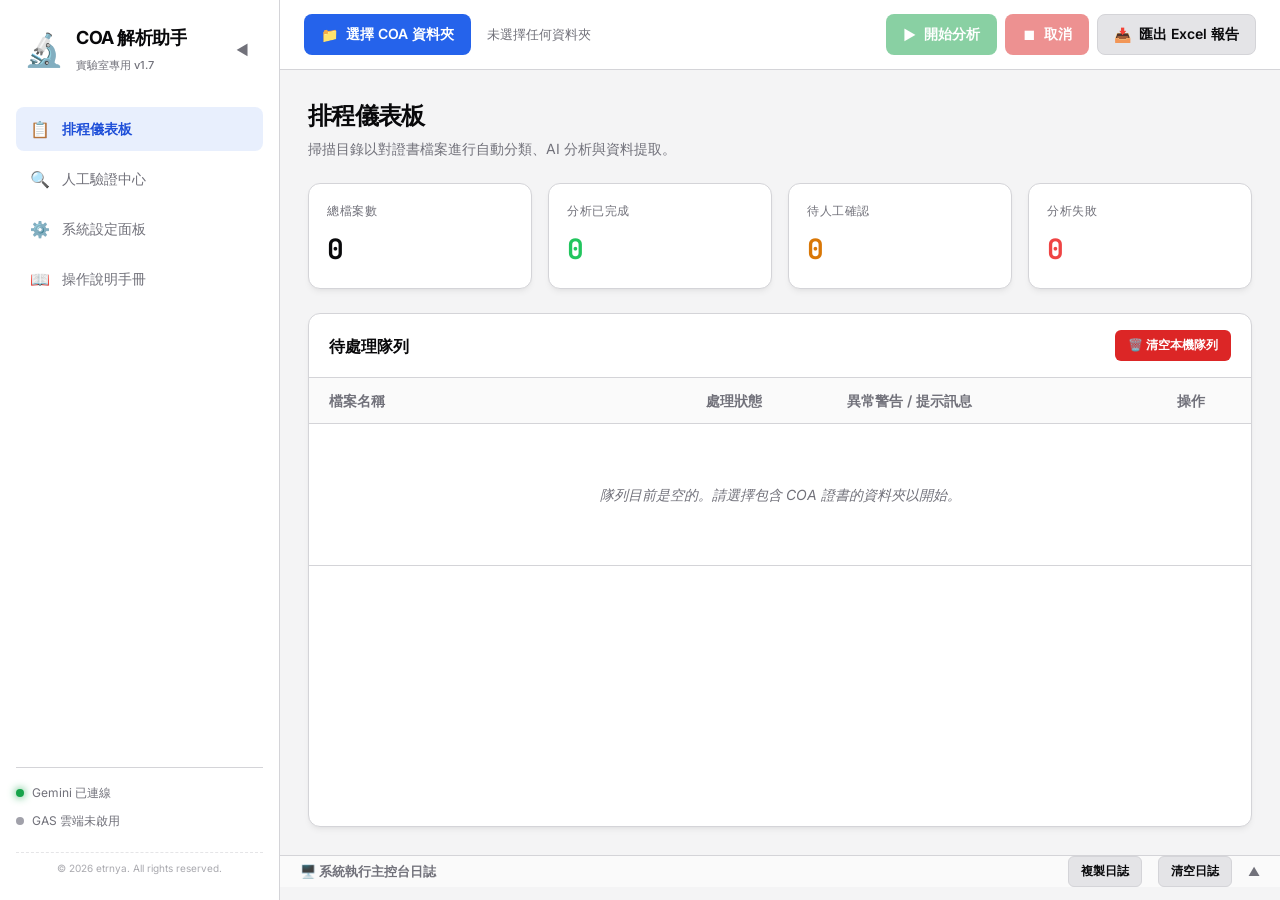
<file: frontend/index.html>
<!DOCTYPE html>
<html lang="zh-TW">
<head>
    <meta charset="UTF-8">
    <meta name="viewport" content="width=device-width, initial-scale=1.0">
    <title>AI COA 證書解析與驗證中心</title>
    <!-- Prevent favicon.ico 404 DevTools popup -->
    <link rel="icon" href="data:;base64,iVBORw0KGgoAAAANSUhEUgAAAAEAAAABCAYAAAAfFcSJAAAADUlEQVR42mNk+M9QDwADhgGAWjR9awAAAABJRU5ErkJggg==">
    <!-- Google Fonts Inter -->
    <link rel="preconnect" href="https://fonts.googleapis.com">
    <link rel="preconnect" href="https://fonts.gstatic.com" crossorigin>
    <link href="https://fonts.googleapis.com/css2?family=Inter:wght@300;400;500;600;700&family=JetBrains+Mono:wght@400;500&display=swap" rel="stylesheet">
    <link rel="stylesheet" href="style.css">
</head>
<body class="dark-mode">
    <div class="app-container">
        <!-- Sidebar Navigation -->
        <aside class="sidebar">
            <div class="brand">
                <div style="display: flex; align-items: center; gap: 12px; overflow: hidden;" class="logo-text-wrapper">
                    <div class="logo-icon">🔬</div>
                    <div class="logo-text">
                        <h1 style="white-space: nowrap;">COA 解析助手</h1>
                        <span style="white-space: nowrap;">實驗室專用 v1.7</span>
                    </div>
                </div>
                <button class="sidebar-toggle-btn" id="sidebar-toggle-btn" onclick="toggleSidebar()" title="收合側邊欄">◀</button>
            </div>
            
            <nav class="nav-menu">
                <button class="nav-item active" id="nav-tasks" onclick="switchTab('tasks')">
                    <span class="icon" title="排程儀表板">📋</span>
                    <span class="nav-text">排程儀表板</span>
                </button>
                <button class="nav-item" id="nav-review" onclick="switchTab('review')">
                    <span class="icon" title="人工驗證中心">🔍</span>
                    <span class="nav-text">人工驗證中心</span>
                    <span class="badge" id="review-counter">0</span>
                </button>
                <button class="nav-item" id="nav-settings" onclick="switchTab('settings')">
                    <span class="icon" title="系統設定面板">⚙️</span>
                    <span class="nav-text">系統設定面板</span>
                </button>
                <button class="nav-item" id="nav-guide" onclick="openGuide()">
                    <span class="icon" title="操作說明手冊">📖</span>
                    <span class="nav-text">操作說明手冊</span>
                </button>
            </nav>
            
            <div class="sidebar-footer">
                <div class="status-indicator" id="api-status-container" title="Gemini 已連線">
                    <span class="dot green" id="api-status-dot"></span>
                    <span class="status-text" id="api-status-text">Gemini 已連線</span>
                </div>
                <div class="status-indicator" id="gas-status-container" title="GAS 雲端未啟用">
                    <span class="dot" id="gas-status-dot"></span>
                    <span class="status-text" id="gas-status-text">GAS 雲端未啟用</span>
                </div>
                <div class="sidebar-copyright" style="font-size: 10px; color: var(--text-secondary); text-align: center; margin-top: 12px; border-top: 1px dashed var(--border-color); padding-top: 8px; opacity: 0.6; white-space: nowrap;" title="開發者：etrnya">
                    <span class="copyright-full">© 2026 etrnya. All rights reserved.</span>
                    <span class="copyright-short" style="display: none;">© etrnya</span>
                </div>
            </div>
        </aside>

        <!-- Main Content Area -->
        <main class="main-content">
            <!-- Header bar -->
            <header class="top-bar">
                <div class="folder-select-bar">
                    <button class="btn btn-primary" id="btn-select-folder" onclick="selectFolder()">
                        <span>📁</span> 選擇 COA 資料夾
                    </button>
                    <span class="selected-path" id="selected-folder-path">未選擇任何資料夾</span>
                </div>
                
                <div class="pipeline-actions">
                    <button class="btn btn-success" id="btn-start" onclick="startPipeline()" disabled>
                        <span>▶</span> 開始分析
                    </button>
                    <button class="btn btn-danger" id="btn-cancel" onclick="cancelPipeline()" disabled>
                        <span>⏹</span> 取消
                    </button>
                    <button class="btn btn-secondary" id="btn-export" onclick="exportExcel()">
                        <span>📥</span> 匯出 Excel 報告
                    </button>
                </div>
            </header>

            <!-- TAB: Queue Dashboard -->
            <section class="tab-pane active" id="pane-tasks">
                <div class="pane-header">
                    <h2>排程儀表板</h2>
                    <p>掃描目錄以對證書檔案進行自動分類、AI 分析與資料提取。</p>
                </div>
                
                <!-- Progress banner -->
                <div class="progress-banner" id="progress-banner" style="display: none;">
                    <div class="progress-details">
                        <span id="progress-status">分析處理中...</span>
                        <span id="progress-percent">0%</span>
                    </div>
                    <div class="progress-bar-container">
                        <div class="progress-bar" id="progress-bar-fill" style="width: 0%"></div>
                    </div>
                </div>

                <!-- Stats summary grid -->
                <div class="stats-grid">
                    <div class="stat-card">
                        <h3>總檔案數</h3>
                        <div class="val" id="stat-total">0</div>
                    </div>
                    <div class="stat-card">
                        <h3>分析已完成</h3>
                        <div class="val green-text" id="stat-completed">0</div>
                    </div>
                    <div class="stat-card">
                        <h3>待人工確認</h3>
                        <div class="val orange-text" id="stat-review">0</div>
                    </div>
                    <div class="stat-card">
                        <h3>分析失敗</h3>
                        <div class="val red-text" id="stat-failed">0</div>
                    </div>
                </div>

                <!-- Task grid table -->
                <div class="table-container">
                    <div class="table-actions">
                        <h3>待處理隊列</h3>
                        <button class="btn btn-sm btn-danger" onclick="clearQueue()">🗑️ 清空本機隊列</button>
                    </div>
                    <table class="data-table" id="tasks-table">
                        <thead>
                            <tr>
                                <th style="width: 40%">檔案名稱</th>
                                <th style="width: 15%">處理狀態</th>
                                <th style="width: 35%">異常警告 / 提示訊息</th>
                                <th style="width: 10%">操作</th>
                            </tr>
                        </thead>
                        <tbody id="tasks-tbody">
                            <tr>
                                <td colspan="4" class="empty-state">隊列目前是空的。請選擇包含 COA 證書的資料夾以開始。</td>
                            </tr>
                        </tbody>
                    </table>
                </div>
            </section>

            <!-- TAB: Verification Hub (Human-in-the-Loop Double Column View) -->
            <section class="tab-pane" id="pane-review">
                <div class="split-view">
                    <!-- Left: PDF/Image Document Viewer -->
                    <div class="doc-viewer-card">
                        <div class="viewer-header">
                            <h3 id="viewer-doc-title">文件預覽</h3>
                            <div class="viewer-controls">
                                <button class="btn btn-icon" onclick="zoomImage(-0.1)">➖</button>
                                <span id="zoom-level">100%</span>
                                <button class="btn btn-icon" onclick="zoomImage(0.1)">➕</button>
                                <span class="divider">|</span>
                                <button class="btn btn-icon" id="prev-page-btn" onclick="changePreviewPage(-1)" disabled>◀</button>
                                <span id="page-counter">第 1 頁 / 共 1 頁</span>
                                <button class="btn btn-icon" id="next-page-btn" onclick="changePreviewPage(1)" disabled>▶</button>
                            </div>
                        </div>
                        <div class="viewer-body" id="document-preview-container">
                            <div class="preview-placeholder">請從左側清單中選擇一個需要確認的檔案以開始驗證。</div>
                        </div>
                    </div>

                    <!-- Right: Verification Fields Form -->
                    <div class="form-card">
                        <div class="form-header">
                            <h3>數據驗證與校對</h3>
                            <span class="shortcut-tip">💡 提示：按 <strong>Ctrl+Enter</strong> 儲存並自動跳轉至下一個檔案。</span>
                        </div>
                        
                        <form id="review-fields-form" onsubmit="event.preventDefault(); submitReview();">
                            <!-- Hidden input for file path tracking -->
                            <input type="hidden" id="review-file-path">

                            <!-- Brand -->
                            <div class="form-group-wrapper">
                                <div class="form-group flex-2">
                                    <label for="review-brand-raw">廠牌 (原始文字)</label>
                                    <input type="text" id="review-brand-raw" required>
                                </div>
                                <div class="form-group flex-2">
                                    <label for="review-brand-std">廠牌 (標準化) <button type="button" class="btn-copy-raw" onclick="copyRawToStd('brand')">⬅️ 帶入原始</button></label>
                                    <input type="text" id="review-brand-std" required>
                                </div>
                                <div class="confidence-container">
                                    <span class="badge-label">AI 置信度</span>
                                    <span class="badge-conf" id="conf-brand">high</span>
                                </div>
                            </div>
                            <div class="traceability-info" id="trace-brand">來源原文定位: N/A</div>

                            <hr class="form-divider">

                            <!-- Product Name -->
                            <div class="form-group-wrapper">
                                <div class="form-group flex-2">
                                    <label for="review-product-raw">產品名稱 (原始文字)</label>
                                    <input type="text" id="review-product-raw" required>
                                </div>
                                <div class="form-group flex-2">
                                    <label for="review-product-std">產品名稱 (標準化) <button type="button" class="btn-copy-raw" onclick="copyRawToStd('product')">⬅️ 帶入原始</button></label>
                                    <input type="text" id="review-product-std" required>
                                </div>
                                <div class="confidence-container">
                                    <span class="badge-label">AI 置信度</span>
                                    <span class="badge-conf" id="conf-product">high</span>
                                </div>
                            </div>
                            <div class="traceability-info" id="trace-product">來源原文定位: N/A</div>

                            <hr class="form-divider">

                            <!-- Batch Number -->
                            <div class="form-group-wrapper">
                                <div class="form-group flex-4">
                                    <label for="review-batch-no">生產批號 (Batch No)</label>
                                    <input type="text" id="review-batch-no" required>
                                </div>
                                <div class="confidence-container">
                                    <span class="badge-label">AI 置信度</span>
                                    <span class="badge-conf" id="conf-batch">high</span>
                                </div>
                            </div>
                            <div class="traceability-info" id="trace-batch">來源原文定位: N/A</div>

                            <hr class="form-divider">

                            <!-- CAS Number -->
                            <div class="form-group-wrapper">
                                <div class="form-group flex-2">
                                    <label for="review-cas-raw">CAS Number (原始文字)</label>
                                    <input type="text" id="review-cas-raw" required>
                                </div>
                                <div class="form-group flex-2">
                                    <label for="review-cas-std">CAS Number (標準化) <button type="button" class="btn-copy-raw" onclick="copyRawToStd('cas')">⬅️ 帶入原始</button></label>
                                    <input type="text" id="review-cas-std" required>
                                </div>
                                <div class="confidence-container">
                                    <span class="badge-label">AI 置信度</span>
                                    <span class="badge-conf" id="conf-cas">high</span>
                                </div>
                            </div>
                            <div class="traceability-info" id="trace-cas">來源原文定位: N/A</div>

                            <hr class="form-divider">

                            <!-- Molecular Weight -->
                            <div class="form-group-wrapper">
                                <div class="form-group flex-2">
                                    <label for="review-mw-raw">分子量 (原始文字)</label>
                                    <input type="text" id="review-mw-raw" required>
                                </div>
                                <div class="form-group flex-2">
                                    <label for="review-mw-std">分子量 (標準化) <button type="button" class="btn-copy-raw" onclick="copyRawToStd('mw')">⬅️ 帶入原始</button></label>
                                    <input type="text" id="review-mw-std" required>
                                </div>
                                <div class="confidence-container">
                                    <span class="badge-label">AI 置信度</span>
                                    <span class="badge-conf" id="conf-mw">high</span>
                                </div>
                            </div>
                            <div class="traceability-info" id="trace-mw">來源原文定位: N/A</div>

                            <hr class="form-divider">

                            <!-- Expiry Date -->
                            <div class="form-group-wrapper">
                                <div class="form-group flex-2">
                                    <label for="review-expiry-raw">有效期限 (原始文字)</label>
                                    <input type="text" id="review-expiry-raw" required>
                                </div>
                                <div class="form-group flex-2">
                                    <label for="review-expiry-std">有效期限 (標準化) <button type="button" class="btn-copy-raw" onclick="copyRawToStd('expiry')">⬅️ 帶入原始</button></label>
                                    <input type="text" id="review-expiry-std" required>
                                </div>
                                <div class="confidence-container">
                                    <span class="badge-label">AI 置信度</span>
                                    <span class="badge-conf" id="conf-expiry">high</span>
                                </div>
                            </div>
                            <div class="traceability-info" id="trace-expiry">來源原文定位: N/A</div>

                            <hr class="form-divider">

                            <!-- Purity -->
                            <div class="form-group-wrapper">
                                <div class="form-group flex-2">
                                    <label for="review-purity-raw">純度/含量 (原始文字)</label>
                                    <input type="text" id="review-purity-raw" required>
                                </div>
                                <div class="form-group flex-2">
                                    <label for="review-purity-std">純度/含量 (標準化) <button type="button" class="btn-copy-raw" onclick="copyRawToStd('purity')">⬅️ 帶入原始</button></label>
                                    <input type="text" id="review-purity-std" required>
                                </div>
                                <div class="confidence-container">
                                    <span class="badge-label">AI 置信度</span>
                                    <span class="badge-conf" id="conf-purity">high</span>
                                </div>
                            </div>
                            <div class="traceability-info" id="trace-purity">來源原文定位: N/A</div>

                            <hr class="form-divider">

                            <!-- Amount -->
                            <div class="form-group-wrapper">
                                <div class="form-group flex-2">
                                    <label for="review-amount-raw">包裝容量 (原始文字)</label>
                                    <input type="text" id="review-amount-raw" required>
                                </div>
                                <div class="form-group flex-2">
                                    <label for="review-amount-std">包裝容量 (標準化) <button type="button" class="btn-copy-raw" onclick="copyRawToStd('amount')">⬅️ 帶入原始</button></label>
                                    <input type="text" id="review-amount-std" required>
                                </div>
                                <div class="confidence-container">
                                    <span class="badge-label">AI 置信度</span>
                                    <span class="badge-conf" id="conf-amount">high</span>
                                </div>
                            </div>
                            <div class="traceability-info" id="trace-amount">來源原文定位: N/A</div>

                            <hr class="form-divider">

                            <!-- Storage Conditions -->
                            <div class="form-group-wrapper">
                                <div class="form-group flex-2">
                                    <label for="review-storage-raw">儲存條件 (原始文字)</label>
                                    <input type="text" id="review-storage-raw" required>
                                </div>
                                <div class="form-group flex-2">
                                    <label for="review-storage-std">儲存條件 (標準化對應) <button type="button" class="btn-copy-raw" onclick="copyRawToStd('storage')">⬅️ 帶入原始</button></label>
                                    <select id="review-storage-std">
                                        <option value="RT">RT (常溫)</option>
                                        <option value="4°C">4°C (冷藏)</option>
                                        <option value="-20°C">-20°C (冷凍)</option>
                                    </select>
                                </div>
                                <div class="confidence-container">
                                    <span class="badge-label">AI 置信度</span>
                                    <span class="badge-conf" id="conf-storage">high</span>
                                </div>
                            </div>
                            <div class="traceability-info" id="trace-storage">來源原文定位: N/A</div>

                            <!-- Validation Warning Alerts -->
                            <div class="validation-alerts" id="review-warnings-box" style="display:none;">
                                <h4>⚠️ 數據校正警告：</h4>
                                <ul id="review-warnings-list">
                                </ul>
                            </div>

                            <!-- Footer Review Buttons -->
                            <div class="review-form-footer">
                                <button type="button" class="btn btn-secondary" onclick="skipTask(-1)">◀ 上一個檔案</button>
                                <button type="button" class="btn btn-secondary" onclick="skipTask(1)">跳過檔案 ▶</button>
                                <button type="submit" class="btn btn-success flex-1" id="btn-save-review">💾 儲存並繼續 (Ctrl+Enter)</button>
                            </div>
                        </form>
                    </div>
                </div>
            </section>

            <!-- TAB: Settings Panel -->
            <section class="tab-pane" id="pane-settings">
                <div class="pane-header">
                    <h2>系統設定面板</h2>
                    <p>設定 API 金鑰、Excel 匯出欄位順序以及數據標準化自動對應轉換字典。</p>
                </div>
                
                <div class="settings-grid">
                    <!-- Left: API and Cloud Sync Settings -->
                    <div class="card">
                        <h3>🔐 金鑰與雲端同步設定</h3>
                        
                        <div class="form-group">
                            <label for="settings-gemini-key">Gemini API 金鑰</label>
                            <div class="input-with-action">
                                <input type="password" id="settings-gemini-key" placeholder="貼上您的 Gemini API Key...">
                                <button class="btn btn-secondary btn-sm" onclick="togglePasswordView('settings-gemini-key')">👁️</button>
                                <button class="btn btn-primary btn-sm" onclick="testAndSaveAPIKey()">儲存並測試</button>
                            </div>
                            <span class="input-helper">金鑰安全儲存於系統認證模組 (Keyring)。 <a href="#" onclick="openGuide()">如何取得金鑰？請見說明</a></span>
                        </div>

                        <div class="form-group">
                            <label for="settings-gas-url">Google Apps Script (GAS) 串接網址</label>
                            <input type="text" id="settings-gas-url" placeholder="https://script.google.com/macros/s/.../exec">
                            <span class="input-helper">啟用團隊共同協作 Google Sheet 資料庫同步。 <a href="#" onclick="openGuide()">設定方法說明</a></span>
                        </div>

                        <div class="form-group">
                            <label>介面配色主題</label>
                            <div style="display: flex; gap: 8px; margin-top: 6px;">
                                <button type="button" class="btn btn-secondary btn-sm flex-1" id="theme-dark-btn" onclick="setTheme('dark')">🌙 深色模式</button>
                                <button type="button" class="btn btn-secondary btn-sm flex-1" id="theme-light-btn" onclick="setTheme('light')">☀️ 淺色模式</button>
                            </div>
                        </div>
                    </div>

                    <!-- Right: Standardization Rules -->
                    <div class="card">
                        <h3>📏 數據標準化轉換規則</h3>
                        
                        <div class="form-group">
                            <label for="settings-name-fmt">產品名稱字首格式</label>
                            <select id="settings-name-fmt">
                                <option value="Title Case">字首大寫 (例: Sulfabenzamide)</option>
                                <option value="UPPERCASE">全大寫 (例: SULFABENZAMIDE)</option>
                                <option value="lowercase">全小寫 (例: sulfabenzamide)</option>
                            </select>
                        </div>

                        <div class="form-group">
                            <label for="settings-date-fmt">標準日期格式</label>
                            <select id="settings-date-fmt">
                                <option value="YYYY/M/D">YYYY/M/D (例: 2027/8/22)</option>
                                <option value="YYYY-MM-DD">YYYY-MM-DD (例: 2027-08-22)</option>
                                <option value="YYYY/MM/DD">YYYY/MM/DD (例: 2027/08/22)</option>
                            </select>
                        </div>

                        <!-- Storage Condition mappings -->
                        <div class="form-group">
                            <label>儲存條件溫度對應規則 (模糊匹配)</label>
                            <div class="mapping-row">
                                <span class="temp-label">-20°C</span>
                                <input type="text" id="mapping-frozen" placeholder="freeze, frozen, -20">
                            </div>
                            <div class="mapping-row">
                                <span class="temp-label">4°C</span>
                                <input type="text" id="mapping-cold" placeholder="refrigerate, cold, 2-8">
                            </div>
                            <div class="mapping-row">
                                <span class="temp-label">RT</span>
                                <input type="text" id="mapping-rt" placeholder="room temp, RT, ambient">
                            </div>
                        </div>
                    </div>
                </div>

                <!-- Column Sorting and Visibility Panel -->
                <div class="card margin-top">
                    <h3>📊 匯出欄位順序調整與開關</h3>
                    <p>拖曳欄位上下調整順序，勾選/取消勾選控制該欄位是否匯出至 Excel 報表中。</p>
                    
                    <ul class="draggable-list" id="columns-sortable-list">
                        <!-- Filled by JS dynamically -->
                    </ul>
                </div>

                <div class="settings-actions">
                    <button class="btn btn-success btn-large" onclick="saveSettings()">💾 儲存設定並套用</button>
                </div>
            </section>

            <!-- Collapsible Bottom Log Console Drawer -->
            <footer class="log-console-drawer collapsed" id="log-drawer">
                <div class="drawer-header" onclick="toggleLogDrawer()">
                    <span class="title">🖥️ 系統執行主控台日誌</span>
                    <div class="header-actions">
                        <button class="btn btn-sm btn-secondary" onclick="event.stopPropagation(); copyAllLogs();">複製日誌</button>
                        <button class="btn btn-sm btn-secondary" onclick="event.stopPropagation(); clearLogs();">清空日誌</button>
                        <span class="arrow" id="log-drawer-arrow">▲</span>
                    </div>
                </div>
                <div class="drawer-body" id="log-drawer-body">
                    <div class="log-message system-log">[系統] 準備就緒。請選擇包含 COA 檔案的目錄以開始。</div>
                </div>
            </footer>
        </main>
    </div>

    <!-- Notification system toast -->
    <div id="toast" class="toast">設定已存入 API Key</div>

    <script src="app.js"></script>
</body>
</html>
</file>
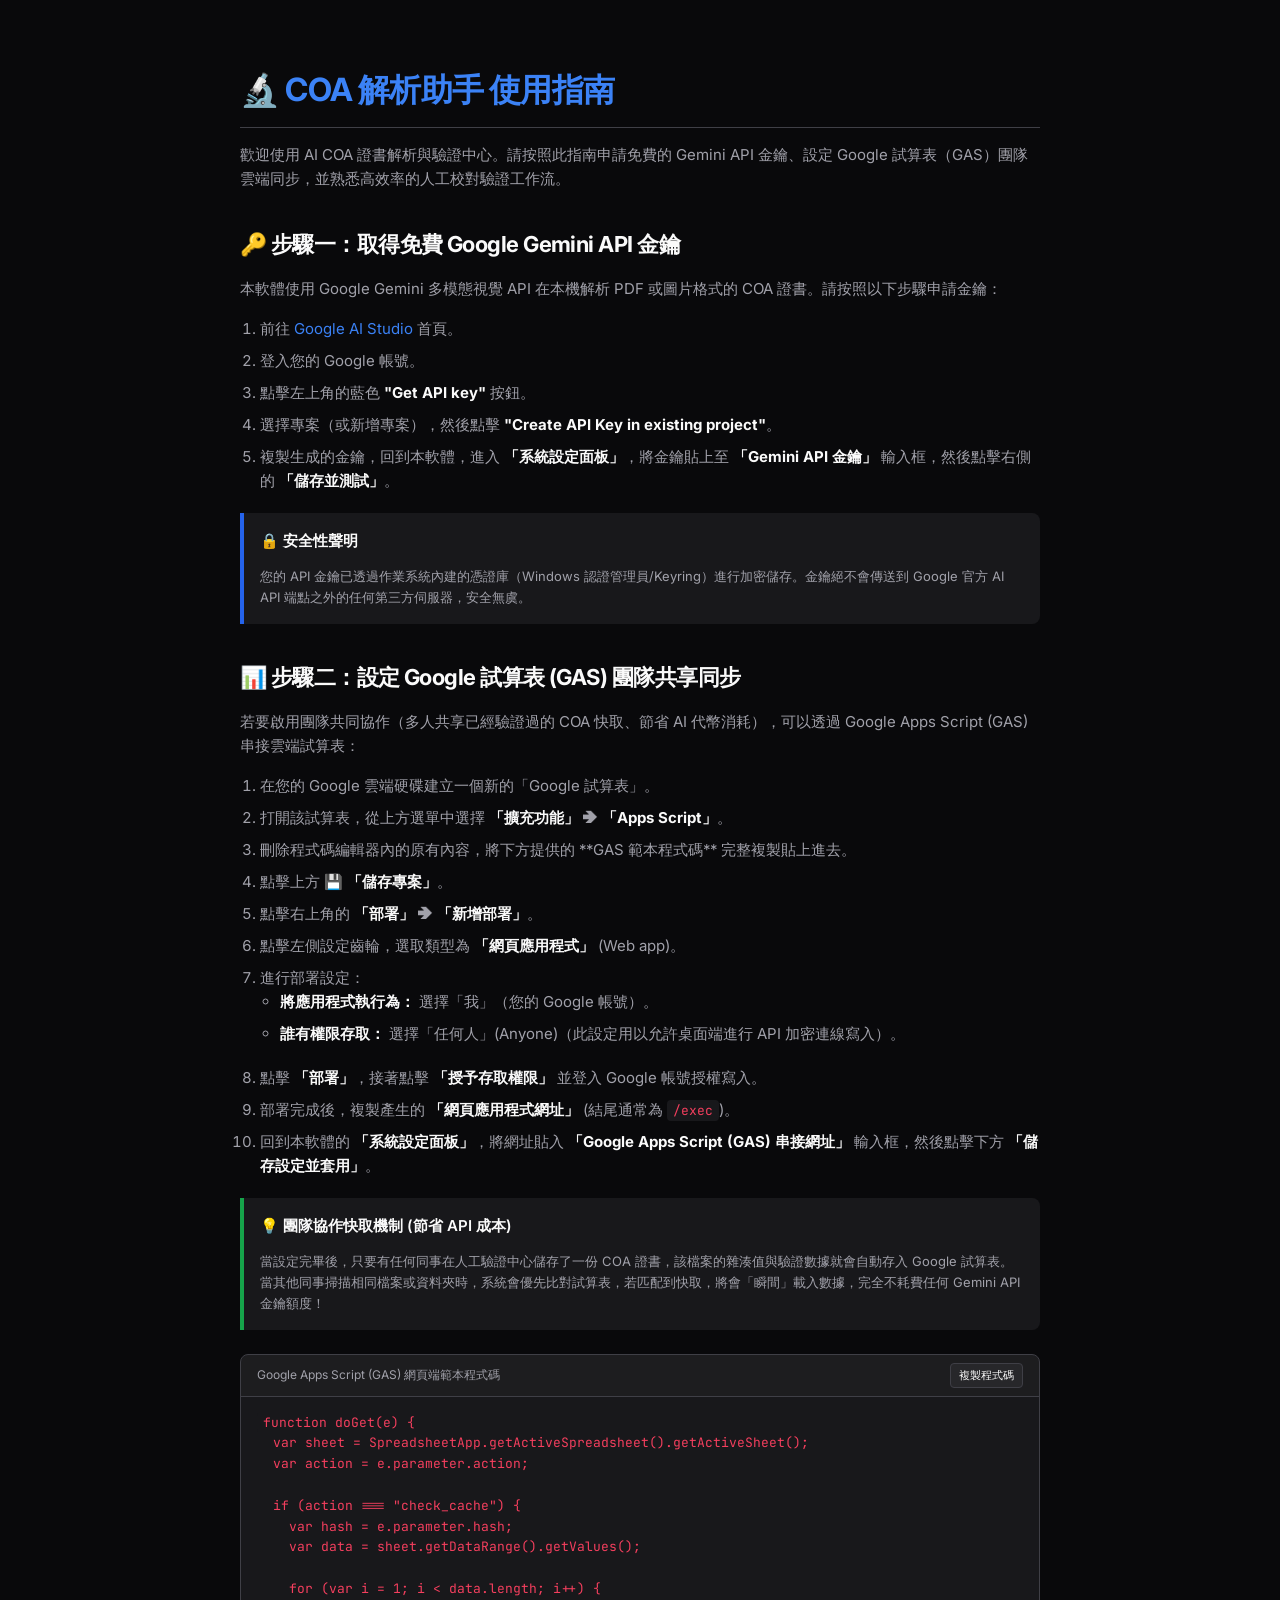
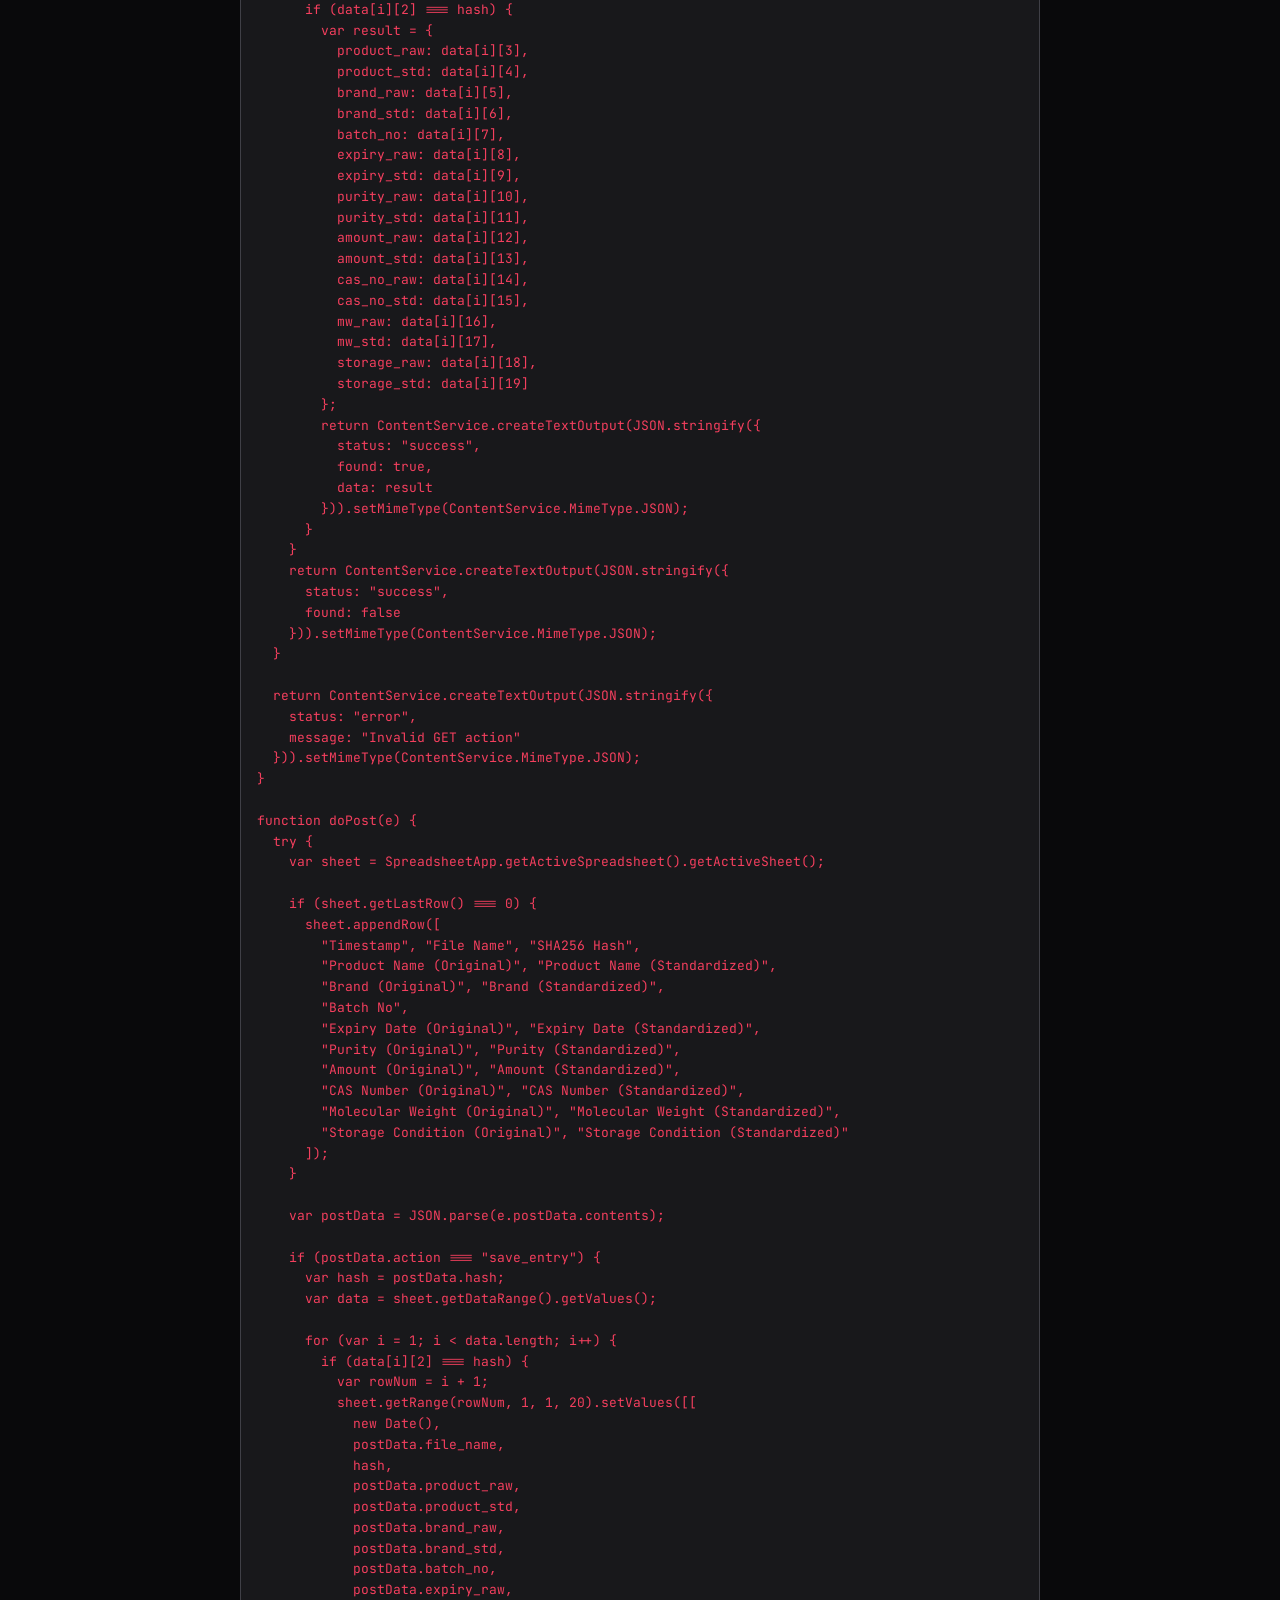
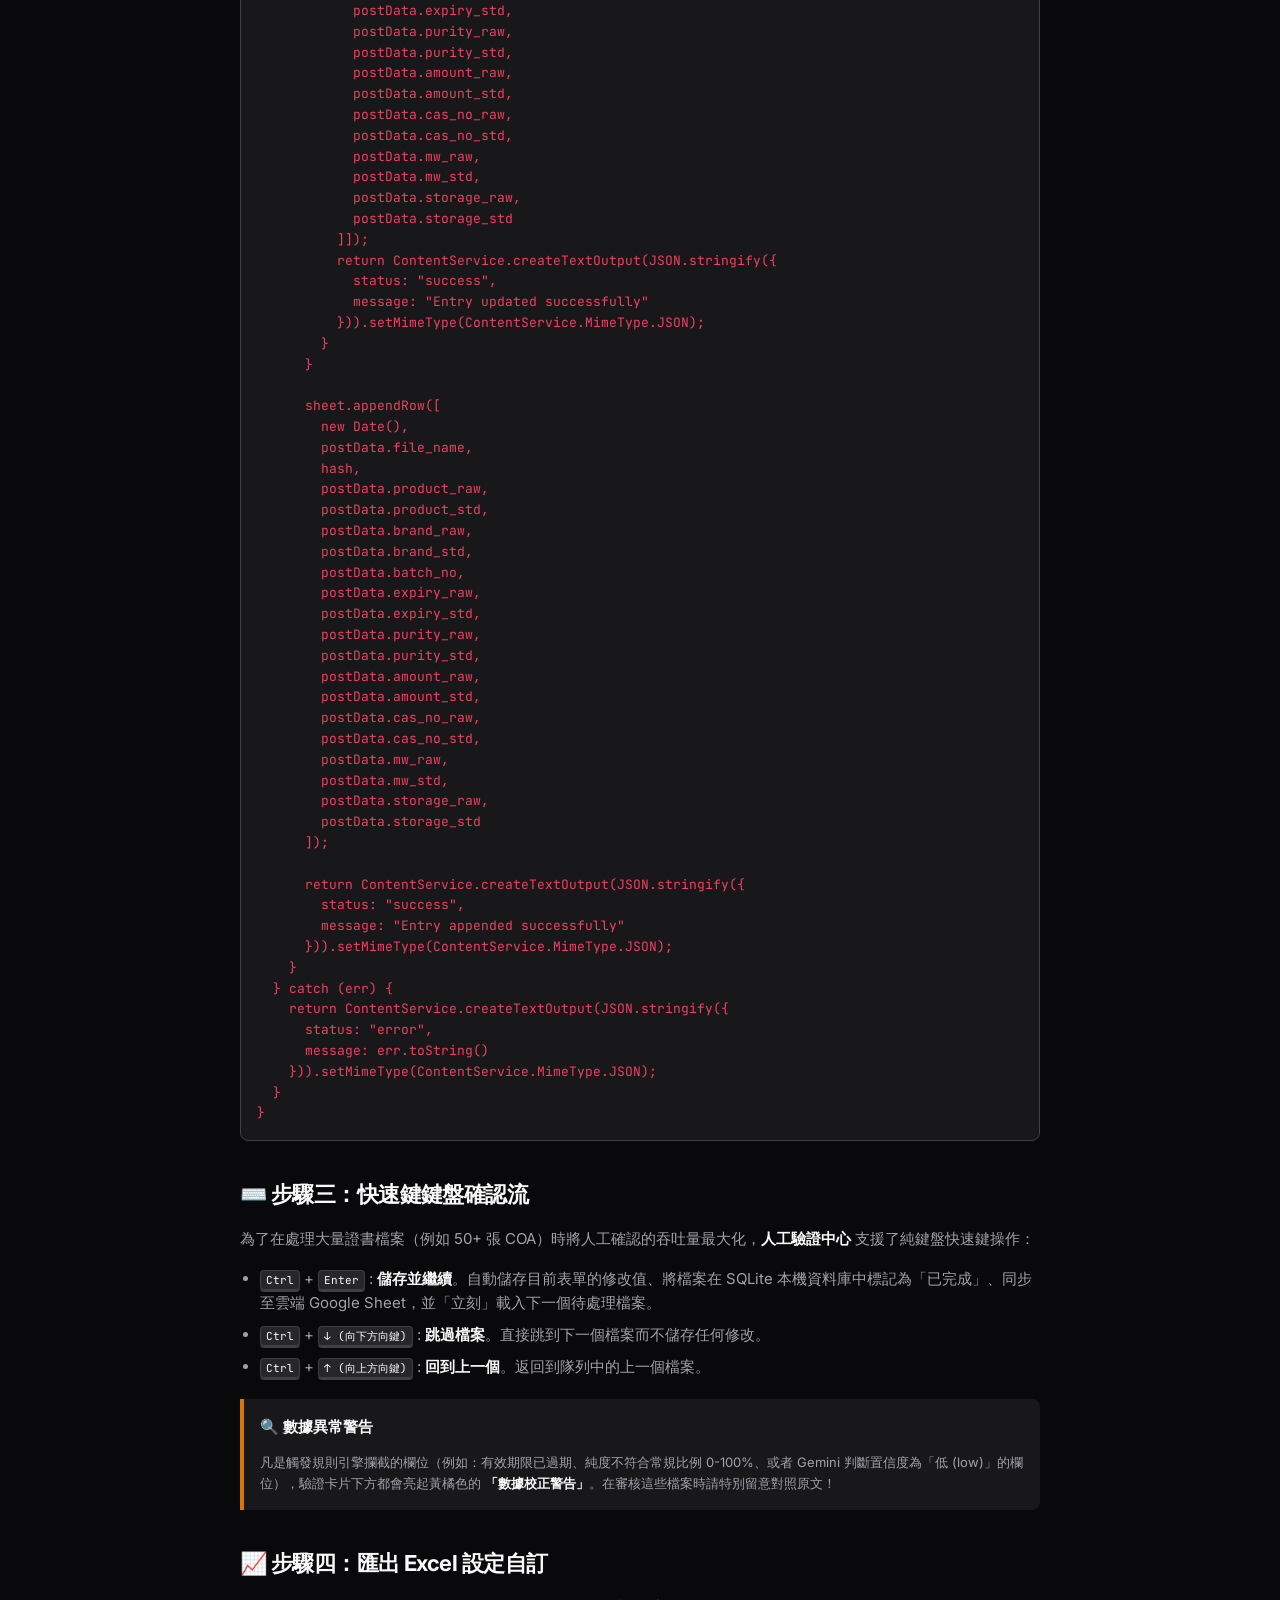
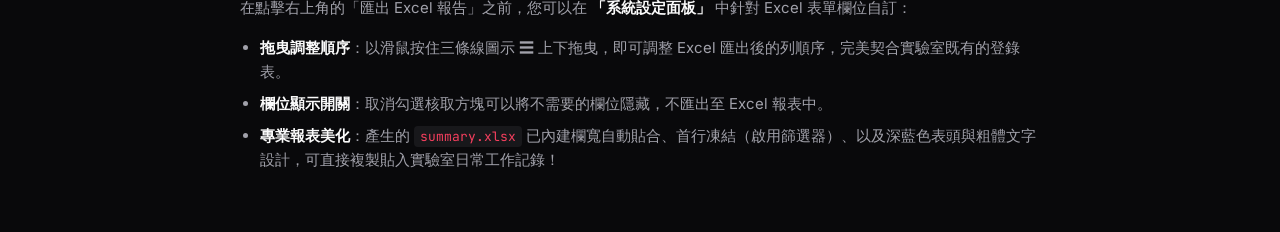
<file: frontend/tutorial.html>
<!DOCTYPE html>
<html lang="zh-TW">
<head>
    <meta charset="UTF-8">
    <meta name="viewport" content="width=device-width, initial-scale=1.0">
    <title>操作說明手冊與整合指南 - COA 解析助手</title>
    <!-- Prevent favicon.ico 404 DevTools popup -->
    <link rel="icon" href="data:;base64,iVBORw0KGgoAAAANSUhEUgAAAAEAAAABCAYAAAAfFcSJAAAADUlEQVR42mNk+M9QDwADhgGAWjR9awAAAABJRU5ErkJggg==">
    <!-- Google Fonts Inter -->
    <link rel="preconnect" href="https://fonts.googleapis.com">
    <link rel="preconnect" href="https://fonts.gstatic.com" crossorigin>
    <link href="https://fonts.googleapis.com/css2?family=Inter:wght@300;400;500;600;700&family=JetBrains+Mono:wght@400;500&display=swap" rel="stylesheet">
    <style>
        :root {
            --bg-primary: #09090b;
            --bg-secondary: #18181b;
            --bg-tertiary: #27272a;
            --border-color: #3f3f46;
            --text-primary: #fafafa;
            --text-secondary: #a1a1aa;
            --primary: #2563eb;
            --primary-hover: #3b82f6;
            --success: #16a34a;
            --warning: #d97706;
            --font-sans: 'Inter', sans-serif;
            --font-mono: 'JetBrains Mono', monospace;
        }

        body {
            background-color: var(--bg-primary);
            color: var(--text-primary);
            font-family: var(--font-sans);
            line-height: 1.6;
            padding: 40px 20px;
            max-width: 800px;
            margin: 0 auto;
        }

        h1, h2, h3 {
            font-weight: 700;
            letter-spacing: -0.025em;
            margin-top: 24px;
            margin-bottom: 12px;
        }

        h1 {
            font-size: 32px;
            border-bottom: 1px solid var(--border-color);
            padding-bottom: 12px;
            color: var(--primary-hover);
        }

        h2 {
            font-size: 22px;
            color: var(--text-primary);
            margin-top: 36px;
            display: flex;
            align-items: center;
            gap: 10px;
        }

        p {
            margin-bottom: 16px;
            color: var(--text-secondary);
            font-size: 15px;
        }

        ol, ul {
            margin-bottom: 20px;
            padding-left: 20px;
            color: var(--text-secondary);
            font-size: 15px;
        }

        li {
            margin-bottom: 8px;
        }

        strong {
            color: var(--text-primary);
        }

        /* Callout alert design */
        .alert {
            background-color: var(--bg-secondary);
            border-left: 4px solid var(--primary);
            padding: 16px;
            border-radius: 0 8px 8px 0;
            margin-bottom: 24px;
        }

        .alert-success {
            border-left-color: var(--success);
        }

        .alert-warning {
            border-left-color: var(--warning);
        }

        .alert h4 {
            margin-top: 0;
            margin-bottom: 6px;
            font-size: 15px;
            font-weight: 600;
        }

        .alert p {
            margin-bottom: 0;
            font-size: 13px;
        }

        /* Code block container */
        .code-container {
            position: relative;
            background-color: var(--bg-secondary);
            border: 1px solid var(--border-color);
            border-radius: 8px;
            margin-bottom: 24px;
            overflow: hidden;
        }

        .code-header {
            display: flex;
            justify-content: space-between;
            align-items: center;
            padding: 8px 16px;
            background-color: rgba(255, 255, 255, 0.02);
            border-bottom: 1px solid var(--border-color);
            font-size: 12px;
            color: var(--text-secondary);
        }

        .btn-copy {
            background-color: var(--bg-tertiary);
            color: var(--text-primary);
            border: 1px solid var(--border-color);
            padding: 4px 8px;
            border-radius: 4px;
            cursor: pointer;
            font-size: 11px;
            transition: 0.15s ease;
        }

        .btn-copy:hover {
            background-color: var(--border-color);
        }

        pre {
            margin: 0;
            padding: 16px;
            overflow-x: auto;
            font-family: var(--font-mono);
            font-size: 13px;
            color: #e4e4e7;
        }

        code {
            font-family: var(--font-mono);
            background-color: var(--bg-secondary);
            color: #f43f5e;
            padding: 2px 6px;
            border-radius: 4px;
            font-size: 13px;
        }

        kbd {
            background-color: var(--bg-tertiary);
            border: 1px solid var(--border-color);
            box-shadow: 0 2px 0 var(--border-color);
            color: var(--text-primary);
            border-radius: 4px;
            padding: 2px 5px;
            font-family: var(--font-mono);
            font-size: 11px;
        }

        a {
            color: var(--primary-hover);
            text-decoration: none;
        }

        a:hover {
            text-decoration: underline;
        }
    </style>
</head>
<body>

    <h1>🔬 COA 解析助手 使用指南</h1>
    <p>歡迎使用 AI COA 證書解析與驗證中心。請按照此指南申請免費的 Gemini API 金鑰、設定 Google 試算表（GAS）團隊雲端同步，並熟悉高效率的人工校對驗證工作流。</p>

    <!-- Section 1: Gemini API Key Setup -->
    <h2>🔑 步驟一：取得免費 Google Gemini API 金鑰</h2>
    <p>本軟體使用 Google Gemini 多模態視覺 API 在本機解析 PDF 或圖片格式的 COA 證書。請按照以下步驟申請金鑰：</p>
    <ol>
        <li>前往 <a href="https://aistudio.google.com/" target="_blank">Google AI Studio</a> 首頁。</li>
        <li>登入您的 Google 帳號。</li>
        <li>點擊左上角的藍色 <strong>"Get API key"</strong> 按鈕。</li>
        <li>選擇專案（或新增專案），然後點擊 <strong>"Create API Key in existing project"</strong>。</li>
        <li>複製生成的金鑰，回到本軟體，進入 <strong>「系統設定面板」</strong>，將金鑰貼上至 <strong>「Gemini API 金鑰」</strong> 輸入框，然後點擊右側的 <strong>「儲存並測試」</strong>。</li>
    </ol>
    <div class="alert">
        <h4>🔒 安全性聲明</h4>
        <p>您的 API 金鑰已透過作業系統內建的憑證庫（Windows 認證管理員/Keyring）進行加密儲存。金鑰絕不會傳送到 Google 官方 AI API 端點之外的任何第三方伺服器，安全無虞。</p>
    </div>

    <!-- Section 2: Google Sheets Cloud Setup -->
    <h2>📊 步驟二：設定 Google 試算表 (GAS) 團隊共享同步</h2>
    <p>若要啟用團隊共同協作（多人共享已經驗證過的 COA 快取、節省 AI 代幣消耗），可以透過 Google Apps Script (GAS) 串接雲端試算表：</p>
    
    <ol>
        <li>在您的 Google 雲端硬碟建立一個新的「Google 試算表」。</li>
        <li>打開該試算表，從上方選單中選擇 <strong>「擴充功能」</strong> ➔ <strong>「Apps Script」</strong>。</li>
        <li>刪除程式碼編輯器內的原有內容，將下方提供的 **GAS 範本程式碼** 完整複製貼上進去。</li>
        <li>點擊上方 💾 <strong>「儲存專案」</strong>。</li>
        <li>點擊右上角的 <strong>「部署」</strong> ➔ <strong>「新增部署」</strong>。</li>
        <li>點擊左側設定齒輪，選取類型為 <strong>「網頁應用程式」</strong> (Web app)。</li>
        <li>進行部署設定：
            <ul>
                <li><strong>將應用程式執行為：</strong> 選擇「我」（您的 Google 帳號）。</li>
                <li><strong>誰有權限存取：</strong> 選擇「任何人」(Anyone)（此設定用以允許桌面端進行 API 加密連線寫入）。</li>
            </ul>
        </li>
        <li>點擊 <strong>「部署」</strong>，接著點擊 <strong>「授予存取權限」</strong> 並登入 Google 帳號授權寫入。</li>
        <li>部署完成後，複製產生的 <strong>「網頁應用程式網址」</strong> (結尾通常為 <code>/exec</code>)。</li>
        <li>回到本軟體的 <strong>「系統設定面板」</strong>，將網址貼入 <strong>「Google Apps Script (GAS) 串接網址」</strong> 輸入框，然後點擊下方 <strong>「儲存設定並套用」</strong>。</li>
    </ol>

    <div class="alert alert-success">
        <h4>💡 團隊協作快取機制 (節省 API 成本)</h4>
        <p>當設定完畢後，只要有任何同事在人工驗證中心儲存了一份 COA 證書，該檔案的雜湊值與驗證數據就會自動存入 Google 試算表。當其他同事掃描相同檔案或資料夾時，系統會優先比對試算表，若匹配到快取，將會「瞬間」載入數據，完全不耗費任何 Gemini API 金鑰額度！</p>
    </div>

    <!-- GAS Code Block -->
    <div class="code-container">
        <div class="code-header">
            <span>Google Apps Script (GAS) 網頁端範本程式碼</span>
            <button class="btn-copy" onclick="copyGasCode()">複製程式碼</button>
        </div>
        <pre><code id="gas-code-text">function doGet(e) {
  var sheet = SpreadsheetApp.getActiveSpreadsheet().getActiveSheet();
  var action = e.parameter.action;
  
  if (action === "check_cache") {
    var hash = e.parameter.hash;
    var data = sheet.getDataRange().getValues();
    
    for (var i = 1; i < data.length; i++) {
      if (data[i][2] === hash) {
        var result = {
          product_raw: data[i][3],
          product_std: data[i][4],
          brand_raw: data[i][5],
          brand_std: data[i][6],
          batch_no: data[i][7],
          expiry_raw: data[i][8],
          expiry_std: data[i][9],
          purity_raw: data[i][10],
          purity_std: data[i][11],
          amount_raw: data[i][12],
          amount_std: data[i][13],
          cas_no_raw: data[i][14],
          cas_no_std: data[i][15],
          mw_raw: data[i][16],
          mw_std: data[i][17],
          storage_raw: data[i][18],
          storage_std: data[i][19]
        };
        return ContentService.createTextOutput(JSON.stringify({
          status: "success",
          found: true,
          data: result
        })).setMimeType(ContentService.MimeType.JSON);
      }
    }
    return ContentService.createTextOutput(JSON.stringify({
      status: "success",
      found: false
    })).setMimeType(ContentService.MimeType.JSON);
  }
  
  return ContentService.createTextOutput(JSON.stringify({
    status: "error",
    message: "Invalid GET action"
  })).setMimeType(ContentService.MimeType.JSON);
}

function doPost(e) {
  try {
    var sheet = SpreadsheetApp.getActiveSpreadsheet().getActiveSheet();
    
    if (sheet.getLastRow() === 0) {
      sheet.appendRow([
        "Timestamp", "File Name", "SHA256 Hash", 
        "Product Name (Original)", "Product Name (Standardized)", 
        "Brand (Original)", "Brand (Standardized)",
        "Batch No", 
        "Expiry Date (Original)", "Expiry Date (Standardized)", 
        "Purity (Original)", "Purity (Standardized)", 
        "Amount (Original)", "Amount (Standardized)",
        "CAS Number (Original)", "CAS Number (Standardized)",
        "Molecular Weight (Original)", "Molecular Weight (Standardized)",
        "Storage Condition (Original)", "Storage Condition (Standardized)"
      ]);
    }
    
    var postData = JSON.parse(e.postData.contents);
    
    if (postData.action === "save_entry") {
      var hash = postData.hash;
      var data = sheet.getDataRange().getValues();
      
      for (var i = 1; i < data.length; i++) {
        if (data[i][2] === hash) {
          var rowNum = i + 1;
          sheet.getRange(rowNum, 1, 1, 20).setValues([[
            new Date(),
            postData.file_name,
            hash,
            postData.product_raw,
            postData.product_std,
            postData.brand_raw,
            postData.brand_std,
            postData.batch_no,
            postData.expiry_raw,
            postData.expiry_std,
            postData.purity_raw,
            postData.purity_std,
            postData.amount_raw,
            postData.amount_std,
            postData.cas_no_raw,
            postData.cas_no_std,
            postData.mw_raw,
            postData.mw_std,
            postData.storage_raw,
            postData.storage_std
          ]]);
          return ContentService.createTextOutput(JSON.stringify({
            status: "success",
            message: "Entry updated successfully"
          })).setMimeType(ContentService.MimeType.JSON);
        }
      }
      
      sheet.appendRow([
        new Date(),
        postData.file_name,
        hash,
        postData.product_raw,
        postData.product_std,
        postData.brand_raw,
        postData.brand_std,
        postData.batch_no,
        postData.expiry_raw,
        postData.expiry_std,
        postData.purity_raw,
        postData.purity_std,
        postData.amount_raw,
        postData.amount_std,
        postData.cas_no_raw,
        postData.cas_no_std,
        postData.mw_raw,
        postData.mw_std,
        postData.storage_raw,
        postData.storage_std
      ]);
      
      return ContentService.createTextOutput(JSON.stringify({
        status: "success",
        message: "Entry appended successfully"
      })).setMimeType(ContentService.MimeType.JSON);
    }
  } catch (err) {
    return ContentService.createTextOutput(JSON.stringify({
      status: "error",
      message: err.toString()
    })).setMimeType(ContentService.MimeType.JSON);
  }
}</code></pre>
    </div>

    <!-- Section 3: High-efficiency review workflow -->
    <h2>⌨️ 步驟三：快速鍵鍵盤確認流</h2>
    <p>為了在處理大量證書檔案（例如 50+ 張 COA）時將人工確認的吞吐量最大化，<strong>人工驗證中心</strong> 支援了純鍵盤快速鍵操作：</p>
    <ul>
        <li><kbd>Ctrl</kbd> + <kbd>Enter</kbd> : <strong>儲存並繼續</strong>。自動儲存目前表單的修改值、將檔案在 SQLite 本機資料庫中標記為「已完成」、同步至雲端 Google Sheet，並「立刻」載入下一個待處理檔案。</li>
        <li><kbd>Ctrl</kbd> + <kbd>↓ (向下方向鍵)</kbd> : <strong>跳過檔案</strong>。直接跳到下一個檔案而不儲存任何修改。</li>
        <li><kbd>Ctrl</kbd> + <kbd>↑ (向上方向鍵)</kbd> : <strong>回到上一個</strong>。返回到隊列中的上一個檔案。</li>
    </ul>

    <div class="alert alert-warning">
        <h4>🔍 數據異常警告</h4>
        <p>凡是觸發規則引擎攔截的欄位（例如：有效期限已過期、純度不符合常規比例 0-100%、或者 Gemini 判斷置信度為「低 (low)」的欄位），驗證卡片下方都會亮起黃橘色的 <strong>「數據校正警告」</strong>。在審核這些檔案時請特別留意對照原文！</p>
    </div>

    <!-- Section 4: Export customizations -->
    <h2>📈 步驟四：匯出 Excel 設定自訂</h2>
    <p>在點擊右上角的「匯出 Excel 報告」之前，您可以在 <strong>「系統設定面板」</strong> 中針對 Excel 表單欄位自訂：</p>
    <ul>
        <li><strong>拖曳調整順序</strong>：以滑鼠按住三條線圖示 ☰ 上下拖曳，即可調整 Excel 匯出後的列順序，完美契合實驗室既有的登錄表。</li>
        <li><strong>欄位顯示開關</strong>：取消勾選核取方塊可以將不需要的欄位隱藏，不匯出至 Excel 報表中。</li>
        <li><strong>專業報表美化</strong>：產生的 <code>summary.xlsx</code> 已內建欄寬自動貼合、首行凍結（啟用篩選器）、以及深藍色表頭與粗體文字設計，可直接複製貼入實驗室日常工作記錄！</li>
    </ul>

    <script>
        function copyGasCode() {
            const codeText = document.getElementById('gas-code-text').innerText;
            navigator.clipboard.writeText(codeText).then(() => {
                alert("GAS 範本程式碼已成功複製到剪貼簿！");
            }).catch(err => {
                alert("複製失敗: " + err);
            });
        }
    </script>
</body>
</html>
</file>
<file: frontend/style.css>
/* Premium CSS Stylesheet for COA Parser Hub */

:root {
    /* Color Palette - Elegant Dark Zinc & Deep Blue */
    --bg-primary: #09090b;
    --bg-secondary: #18181b;
    --bg-tertiary: #27272a;
    --border-color: #3f3f46;
    --text-primary: #fafafa;
    --text-secondary: #a1a1aa;
    --text-disabled: #52525b;
    
    --primary: #2563eb;
    --primary-hover: #3b82f6;
    --primary-light: rgba(59, 130, 246, 0.15);
    
    --success: #16a34a;
    --success-hover: #22c55e;
    --success-light: rgba(34, 197, 94, 0.15);
    
    --danger: #dc2626;
    --danger-hover: #ef4444;
    
    --warning: #d97706;
    --warning-light: rgba(217, 119, 6, 0.1);
    
    --shadow-md: 0 4px 6px -1px rgba(0, 0, 0, 0.3), 0 2px 4px -2px rgba(0, 0, 0, 0.3);
    --shadow-lg: 0 10px 15px -3px rgba(0, 0, 0, 0.5), 0 4px 6px -4px rgba(0, 0, 0, 0.5);
    
    --font-sans: 'Inter', sans-serif;
    --font-mono: 'JetBrains Mono', monospace;
    
    --transition-fast: 0.15s ease;
    --transition-normal: 0.25s ease;
}

/* Reset and Base Styles */
* {
    box-sizing: border-box;
    margin: 0;
    padding: 0;
    user-select: none;
}

/* Allow text selection for readability/copying in specific elements */
.drawer-body, .log-message, input, textarea, code, pre, .validation-alerts, .traceability-info, .error-message, .alert {
    user-select: text !important;
    -webkit-user-select: text !important;
}

body {
    background-color: var(--bg-primary);
    color: var(--text-primary);
    font-family: var(--font-sans);
    height: 100vh;
    overflow: hidden;
    line-height: 1.5;
}

input, button, select, textarea {
    font-family: inherit;
}

/* Layout container */
.app-container {
    display: flex;
    width: 100vw;
    height: 100vh;
}

/* Sidebar Styling */
.sidebar {
    width: 280px;
    background-color: var(--bg-secondary);
    border-right: 1px solid var(--border-color);
    display: flex;
    flex-direction: column;
    padding: 24px 16px;
    flex-shrink: 0;
    transition: width var(--transition-normal), padding var(--transition-normal);
    position: relative;
    overflow: hidden;
}

.sidebar.collapsed {
    width: 72px;
    padding: 24px 8px;
}

.brand {
    display: flex;
    align-items: center;
    justify-content: space-between;
    gap: 12px;
    margin-bottom: 32px;
    padding: 0 8px;
    position: relative;
}

.sidebar.collapsed .brand {
    justify-content: center;
    padding: 0;
}

.sidebar-toggle-btn {
    background: transparent;
    border: none;
    color: var(--text-secondary);
    cursor: pointer;
    font-size: 14px;
    padding: 6px;
    border-radius: 6px;
    display: flex;
    align-items: center;
    justify-content: center;
    transition: all var(--transition-fast);
}

.sidebar-toggle-btn:hover {
    background-color: var(--bg-tertiary);
    color: var(--text-primary);
}

.sidebar.collapsed .sidebar-toggle-btn {
    position: absolute;
    bottom: -28px;
    left: 50%;
    transform: translateX(-50%);
}

.sidebar.collapsed .logo-text,
.sidebar.collapsed .nav-text,
.sidebar.collapsed .status-text,
.sidebar.collapsed .sidebar-copyright .copyright-full {
    display: none !important;
}

.sidebar.collapsed .sidebar-copyright .copyright-short {
    display: inline !important;
}

.sidebar.collapsed .nav-item {
    justify-content: center;
    padding: 12px 0;
}

.sidebar.collapsed .nav-item .icon {
    margin-right: 0;
}

.sidebar.collapsed .nav-item .badge {
    top: 4px;
    right: 4px;
    font-size: 9px;
    padding: 1px 4px;
}

.brand .logo-icon {
    font-size: 32px;
}

.brand .logo-text h1 {
    font-size: 18px;
    font-weight: 700;
    letter-spacing: -0.025em;
    color: var(--text-primary);
}

.brand .logo-text span {
    font-size: 11px;
    color: var(--text-secondary);
    font-weight: 500;
}

.nav-menu {
    display: flex;
    flex-direction: column;
    gap: 6px;
    flex-grow: 1;
}

.nav-item {
    display: flex;
    align-items: center;
    width: 100%;
    padding: 12px 14px;
    background: none;
    border: none;
    color: var(--text-secondary);
    font-size: 14px;
    font-weight: 500;
    text-align: left;
    cursor: pointer;
    border-radius: 8px;
    transition: var(--transition-fast);
    position: relative;
}

.nav-item:hover {
    background-color: var(--bg-tertiary);
    color: var(--text-primary);
}

.nav-item.active {
    background-color: var(--primary-light);
    color: var(--primary-hover);
    font-weight: 600;
}

.nav-item .icon {
    margin-right: 12px;
    font-size: 16px;
}

.nav-item .badge {
    position: absolute;
    right: 14px;
    background-color: var(--warning);
    color: white;
    font-size: 11px;
    font-weight: 700;
    padding: 2px 8px;
    border-radius: 999px;
    display: none; /* Shown dynamically when count > 0 */
}

.sidebar-footer {
    display: flex;
    flex-direction: column;
    gap: 10px;
    border-top: 1px solid var(--border-color);
    padding-top: 16px;
}

.status-indicator {
    display: flex;
    align-items: center;
    gap: 8px;
    font-size: 12px;
    color: var(--text-secondary);
}

.status-indicator .dot {
    width: 8px;
    height: 8px;
    border-radius: 50%;
    background-color: var(--text-disabled);
}

.status-indicator .dot.green {
    background-color: var(--success);
    box-shadow: 0 0 8px var(--success);
}

.status-indicator .dot.orange {
    background-color: var(--warning);
    box-shadow: 0 0 8px var(--warning);
}

/* Main Content Area */
.main-content {
    flex-grow: 1;
    display: flex;
    flex-direction: column;
    height: 100vh;
    overflow: hidden;
    position: relative;
    padding-bottom: 45px; /* Leave space for collapsible logs */
}

/* Top bar controls */
.top-bar {
    height: 70px;
    border-bottom: 1px solid var(--border-color);
    display: flex;
    align-items: center;
    justify-content: space-between;
    padding: 0 24px;
    background-color: var(--bg-secondary);
    flex-shrink: 0;
}

.folder-select-bar {
    display: flex;
    align-items: center;
    gap: 16px;
    max-width: 60%;
}

.selected-path {
    font-size: 13px;
    color: var(--text-secondary);
    white-space: nowrap;
    overflow: hidden;
    text-overflow: ellipsis;
    font-family: var(--font-mono);
}

.pipeline-actions {
    display: flex;
    align-items: center;
    gap: 8px;
}

/* Panes Management */
.tab-pane {
    display: none;
    flex-grow: 1;
    overflow-y: auto;
    padding: 28px;
}

.tab-pane.active {
    display: flex;
    flex-direction: column;
}

.pane-header {
    margin-bottom: 24px;
}

.pane-header h2 {
    font-size: 24px;
    font-weight: 700;
    letter-spacing: -0.03em;
    margin-bottom: 4px;
}

.pane-header p {
    font-size: 14px;
    color: var(--text-secondary);
}

/* Buttons styling */
.btn {
    display: inline-flex;
    align-items: center;
    justify-content: center;
    gap: 8px;
    padding: 10px 16px;
    border-radius: 8px;
    border: 1px solid transparent;
    font-size: 14px;
    font-weight: 600;
    cursor: pointer;
    transition: var(--transition-fast);
}

.btn-primary {
    background-color: var(--primary);
    color: white;
}
.btn-primary:hover {
    background-color: var(--primary-hover);
}

.btn-success {
    background-color: var(--success);
    color: white;
}
.btn-success:hover:not(:disabled) {
    background-color: var(--success-hover);
}

.btn-danger {
    background-color: var(--danger);
    color: white;
}
.btn-danger:hover {
    background-color: var(--danger-hover);
}

.btn-secondary {
    background-color: var(--bg-tertiary);
    color: var(--text-primary);
    border-color: var(--border-color);
}
.btn-secondary:hover {
    background-color: var(--border-color);
}

.btn-sm {
    padding: 6px 12px;
    font-size: 12px;
    border-radius: 6px;
}

.btn:disabled {
    opacity: 0.5;
    cursor: not-allowed;
}

.btn-icon {
    background: none;
    border: none;
    color: var(--text-primary);
    cursor: pointer;
    padding: 4px;
    font-size: 16px;
    border-radius: 4px;
}
.btn-icon:hover:not(:disabled) {
    background-color: var(--bg-tertiary);
}

/* Stats Cards Grid */
.stats-grid {
    display: grid;
    grid-template-columns: repeat(4, 1fr);
    gap: 16px;
    margin-bottom: 24px;
    flex-shrink: 0;
}

.stat-card {
    background-color: var(--bg-secondary);
    border: 1px solid var(--border-color);
    padding: 18px;
    border-radius: 12px;
    box-shadow: var(--shadow-md);
}

.stat-card h3 {
    font-size: 12px;
    font-weight: 500;
    color: var(--text-secondary);
    text-transform: uppercase;
    letter-spacing: 0.05em;
    margin-bottom: 8px;
}

.stat-card .val {
    font-size: 28px;
    font-weight: 700;
    font-family: var(--font-mono);
}

.green-text { color: var(--success-hover); }
.orange-text { color: var(--warning); }
.red-text { color: var(--danger-hover); }

/* Table design */
.table-container {
    background-color: var(--bg-secondary);
    border: 1px solid var(--border-color);
    border-radius: 12px;
    overflow: hidden;
    box-shadow: var(--shadow-md);
    flex-grow: 1;
    display: flex;
    flex-direction: column;
}

.table-actions {
    display: flex;
    justify-content: space-between;
    align-items: center;
    padding: 16px 20px;
    border-bottom: 1px solid var(--border-color);
}

.table-actions h3 {
    font-size: 16px;
    font-weight: 600;
}

.data-table {
    width: 100%;
    border-collapse: collapse;
    text-align: left;
}

.data-table th, .data-table td {
    padding: 12px 20px;
    font-size: 14px;
}

.data-table th {
    background-color: rgba(255, 255, 255, 0.02);
    border-bottom: 1px solid var(--border-color);
    color: var(--text-secondary);
    font-weight: 600;
}

.data-table tbody td {
    border-bottom: 1px solid var(--border-color);
}

.data-table tbody tr:hover {
    background-color: rgba(255, 255, 255, 0.01);
}

.empty-state {
    text-align: center;
    padding: 60px !important;
    color: var(--text-secondary);
    font-style: italic;
}

/* Badges Styling */
.badge-status {
    display: inline-block;
    padding: 4px 10px;
    border-radius: 99px;
    font-size: 12px;
    font-weight: 600;
    text-transform: capitalize;
}

.badge-status.pending { background-color: var(--bg-tertiary); color: var(--text-secondary); }
.badge-status.processing { background-color: var(--primary-light); color: var(--primary-hover); }
.badge-status.completed { background-color: var(--success-light); color: var(--success-hover); }
.badge-status.failed { background-color: rgba(220, 38, 38, 0.15); color: var(--danger-hover); }
.badge-status.reviewneeded { background-color: var(--warning-light); color: var(--warning); }

/* Progress Banner */
.progress-banner {
    background-color: var(--bg-secondary);
    border: 1px solid var(--border-color);
    padding: 16px;
    border-radius: 12px;
    margin-bottom: 20px;
    flex-shrink: 0;
}

.progress-details {
    display: flex;
    justify-content: space-between;
    margin-bottom: 8px;
    font-size: 14px;
    font-weight: 500;
}

.progress-bar-container {
    height: 8px;
    background-color: var(--bg-tertiary);
    border-radius: 99px;
    overflow: hidden;
}

.progress-bar {
    height: 100%;
    background: linear-gradient(90deg, var(--primary), var(--primary-hover));
    border-radius: 99px;
    transition: width var(--transition-fast);
}

/* Double-column Verification Split View */
.split-view {
    display: flex;
    gap: 20px;
    flex-grow: 1;
    overflow: hidden;
    height: calc(100vh - 160px);
}

/* Viewer Card Left */
.doc-viewer-card {
    flex: 6;
    background-color: var(--bg-secondary);
    border: 1px solid var(--border-color);
    border-radius: 12px;
    display: flex;
    flex-direction: column;
    overflow: hidden;
}

.viewer-header {
    height: 54px;
    padding: 0 16px;
    border-bottom: 1px solid var(--border-color);
    display: flex;
    align-items: center;
    justify-content: space-between;
    background-color: rgba(255, 255, 255, 0.01);
}

.viewer-controls {
    display: flex;
    align-items: center;
    gap: 8px;
    font-size: 13px;
}

.viewer-controls .divider {
    color: var(--border-color);
}

.viewer-body {
    flex-grow: 1;
    overflow: hidden;
    display: flex;
    align-items: center;
    justify-content: center;
    padding: 20px;
    background-color: var(--bg-primary);
    position: relative;
}

.preview-placeholder {
    align-self: center;
    color: var(--text-secondary);
    font-style: italic;
    font-size: 14px;
}

.viewer-image {
    max-width: 100%;
    height: auto;
    object-fit: contain;
    box-shadow: var(--shadow-lg);
    transform-origin: center center;
    transition: none;
}

/* Form Card Right */
.form-card {
    flex: 5;
    background-color: var(--bg-secondary);
    border: 1px solid var(--border-color);
    border-radius: 12px;
    display: flex;
    flex-direction: column;
    overflow: hidden;
}

.form-header {
    padding: 16px;
    border-bottom: 1px solid var(--border-color);
    background-color: rgba(255, 255, 255, 0.01);
}

.form-header h3 {
    font-size: 16px;
    font-weight: 600;
}

.shortcut-tip {
    font-size: 11px;
    color: var(--text-secondary);
    display: block;
    margin-top: 4px;
}

.shortcut-tip strong {
    color: var(--primary-hover);
    background-color: var(--bg-tertiary);
    padding: 1px 4px;
    border-radius: 4px;
    font-family: var(--font-mono);
}

#review-fields-form {
    flex-grow: 1;
    overflow-y: auto;
    padding: 20px;
    display: flex;
    flex-direction: column;
    gap: 14px;
}

.form-group-wrapper {
    display: flex;
    gap: 12px;
    align-items: flex-end;
}

.form-group {
    display: flex;
    flex-direction: column;
    gap: 6px;
}

.flex-1 { flex: 1; }
.flex-2 { flex: 2; }
.flex-3 { flex: 3; }
.flex-4 { flex: 4; }

.form-group label {
    font-size: 12px;
    font-weight: 600;
    color: var(--text-secondary);
}

.form-group input[type="text"],
.form-group input[type="password"],
.form-group select {
    background-color: var(--bg-tertiary);
    border: 1px solid var(--border-color);
    color: var(--text-primary);
    padding: 10px 12px;
    border-radius: 6px;
    font-size: 14px;
    outline: none;
    transition: var(--transition-fast);
}

.form-group input:focus,
.form-group select:focus {
    border-color: var(--primary);
    box-shadow: 0 0 0 2px var(--primary-light);
}

.confidence-container {
    display: flex;
    flex-direction: column;
    align-items: center;
    gap: 4px;
    width: 60px;
    flex-shrink: 0;
}

.confidence-container .badge-label {
    font-size: 10px;
    color: var(--text-secondary);
    text-transform: uppercase;
}

.badge-conf {
    padding: 4px 8px;
    border-radius: 4px;
    font-size: 11px;
    font-weight: 700;
    text-transform: uppercase;
    text-align: center;
    width: 100%;
}

.badge-conf.high { background-color: var(--success-light); color: var(--success-hover); }
.badge-conf.medium { background-color: var(--warning-light); color: var(--warning); }
.badge-conf.low { background-color: rgba(220, 38, 38, 0.15); color: var(--danger-hover); }

.traceability-info {
    font-size: 11px;
    color: var(--text-secondary);
    background-color: var(--bg-primary);
    padding: 6px 10px;
    border-radius: 4px;
    font-family: var(--font-mono);
    border-left: 2px solid var(--border-color);
    margin-top: -6px;
    word-break: break-all;
}

.form-divider {
    border: none;
    border-top: 1px solid var(--border-color);
    margin: 4px 0;
}

.validation-alerts {
    background-color: rgba(217, 119, 6, 0.05);
    border: 1px solid rgba(217, 119, 6, 0.2);
    padding: 12px;
    border-radius: 8px;
}

.validation-alerts h4 {
    font-size: 13px;
    color: var(--warning);
    margin-bottom: 6px;
}

.validation-alerts ul {
    list-style: none;
}

.validation-alerts li {
    font-size: 12px;
    color: var(--text-secondary);
    margin-bottom: 4px;
    padding-left: 14px;
    position: relative;
}

.validation-alerts li::before {
    content: "•";
    color: var(--warning);
    position: absolute;
    left: 4px;
}

.review-form-footer {
    display: flex;
    gap: 8px;
    margin-top: auto;
    padding-top: 16px;
    flex-shrink: 0;
}

/* Settings elements */
.settings-grid {
    display: grid;
    grid-template-columns: 1fr 1fr;
    gap: 20px;
}

.card {
    background-color: var(--bg-secondary);
    border: 1px solid var(--border-color);
    border-radius: 12px;
    padding: 24px;
    box-shadow: var(--shadow-md);
}

.card h3 {
    font-size: 16px;
    font-weight: 600;
    margin-bottom: 18px;
    border-bottom: 1px solid var(--border-color);
    padding-bottom: 8px;
}

.card p {
    font-size: 13px;
    color: var(--text-secondary);
    margin-bottom: 16px;
}

.margin-top {
    margin-top: 20px;
}

.form-group {
    margin-bottom: 16px;
}

.input-with-action {
    display: flex;
    gap: 6px;
}

.input-with-action input {
    flex-grow: 1;
}

.input-helper {
    font-size: 11px;
    color: var(--text-secondary);
    display: block;
    margin-top: 4px;
}

.input-helper a {
    color: var(--primary-hover);
    text-decoration: none;
}
.input-helper a:hover {
    text-decoration: underline;
}

.mapping-row {
    display: flex;
    align-items: center;
    gap: 12px;
    margin-bottom: 8px;
}

.mapping-row .temp-label {
    width: 60px;
    font-weight: 600;
    font-size: 13px;
    color: var(--text-secondary);
}

.mapping-row input {
    flex-grow: 1;
    background-color: var(--bg-tertiary);
    border: 1px solid var(--border-color);
    color: var(--text-primary);
    padding: 6px 10px;
    border-radius: 4px;
    font-size: 13px;
    outline: none;
}

/* Draggable sequence list */
.draggable-list {
    list-style: none;
    display: flex;
    flex-direction: column;
    gap: 8px;
}

.draggable-item {
    display: flex;
    align-items: center;
    justify-content: space-between;
    background-color: var(--bg-tertiary);
    border: 1px solid var(--border-color);
    padding: 10px 16px;
    border-radius: 8px;
    cursor: grab;
    transition: var(--transition-fast);
}

.draggable-item:active {
    cursor: grabbing;
    background-color: var(--border-color);
}

.draggable-item .handle-label {
    display: flex;
    align-items: center;
    gap: 12px;
    font-size: 14px;
}

.draggable-item .drag-icon {
    color: var(--text-disabled);
}

.draggable-item .sort-actions {
    display: flex;
    align-items: center;
    gap: 6px;
}

.sort-btn {
    padding: 4px 8px !important;
    font-size: 11px !important;
    line-height: 1.0 !important;
    border-radius: 4px !important;
    cursor: pointer;
    background-color: var(--bg-secondary) !important;
    border: 1px solid var(--border-color) !important;
    color: var(--text-primary) !important;
    transition: var(--transition-fast) !important;
}

.sort-btn:hover {
    background-color: var(--border-color) !important;
    color: var(--primary-hover) !important;
}

.settings-actions {
    display: flex;
    justify-content: flex-end;
    margin-top: 24px;
}

.btn-large {
    padding: 12px 28px;
    font-size: 16px;
}

/* Collapsible bottom drawer for logs */
.log-console-drawer {
    position: absolute;
    bottom: 0;
    left: 0;
    width: 100%;
    background-color: var(--bg-secondary);
    border-top: 1px solid var(--border-color);
    display: flex;
    flex-direction: column;
    transition: height var(--transition-normal);
    z-index: 100;
}

.log-console-drawer.collapsed {
    height: 45px;
}

.log-console-drawer.expanded {
    height: 250px;
}

.drawer-header {
    height: 45px;
    padding: 0 20px;
    display: flex;
    align-items: center;
    justify-content: space-between;
    cursor: pointer;
    background-color: rgba(255, 255, 255, 0.02);
}

.drawer-header:hover {
    background-color: rgba(255, 255, 255, 0.04);
}

.drawer-header .title {
    font-size: 13px;
    font-weight: 600;
    color: var(--text-secondary);
}

.header-actions {
    display: flex;
    align-items: center;
    gap: 16px;
}

.drawer-header .arrow {
    font-size: 12px;
    color: var(--text-secondary);
    transition: transform var(--transition-normal);
}

.log-console-drawer.expanded .arrow {
    transform: rotate(180deg);
}

.drawer-body {
    flex-grow: 1;
    overflow-y: auto;
    padding: 16px;
    background-color: var(--bg-primary);
    font-family: var(--font-mono);
    font-size: 11px;
    line-height: 1.6;
}

.log-message {
    margin-bottom: 6px;
    word-break: break-all;
    border-bottom: 1px solid rgba(255, 255, 255, 0.02);
    padding-bottom: 4px;
}

.system-log { color: #38bdf8; }
.info-log { color: var(--text-primary); }
.warn-log { color: var(--warning); }
.error-log { color: var(--danger-hover); }

/* Toast Notifications */
.toast {
    position: fixed;
    bottom: 60px;
    right: 20px;
    background-color: var(--bg-tertiary);
    border: 1px solid var(--border-color);
    color: var(--text-primary);
    padding: 12px 20px;
    border-radius: 8px;
    font-size: 13px;
    font-weight: 500;
    box-shadow: var(--shadow-lg);
    opacity: 0;
    transform: translateY(20px);
    transition: opacity var(--transition-normal), transform var(--transition-normal);
    z-index: 999;
}

.toast.show {
    opacity: 1;
    transform: translateY(0);
}

/* Custom Scrollbars */
::-webkit-scrollbar {
    width: 6px;
    height: 6px;
}

::-webkit-scrollbar-track {
    background: transparent;
}

::-webkit-scrollbar-thumb {
    background: var(--border-color);
    border-radius: 99px;
}

::-webkit-scrollbar-thumb:hover {
    background: var(--text-disabled);
}

.btn-copy-raw {
    background: none;
    border: none;
    color: var(--primary);
    font-size: 0.8rem;
    cursor: pointer;
    margin-left: 8px;
    padding: 2px 6px;
    border-radius: 4px;
    transition: all var(--transition-fast);
    display: inline-flex;
    align-items: center;
    gap: 2px;
}
.btn-copy-raw:hover {
    background-color: var(--primary-light);
    color: var(--primary-hover);
    text-decoration: underline;
}

/* =============================================================================
   LIGHT MODE OVERRIDES
   ============================================================================= */
body.light-mode {
    --bg-primary: #f4f4f5; /* Zinc-100 */
    --bg-secondary: #ffffff; /* White */
    --bg-tertiary: #e4e4e7; /* Zinc-200 */
    --border-color: #d4d4d8; /* Zinc-300 */
    --text-primary: #09090b; /* Zinc-950 */
    --text-secondary: #71717a; /* Zinc-500 */
    --text-disabled: #a1a1aa; /* Zinc-400 */
    
    --primary: #2563eb;
    --primary-hover: #1d4ed8;
    --primary-light: rgba(37, 99, 235, 0.1);
    
    --success-light: rgba(22, 163, 74, 0.1);
    --warning-light: rgba(217, 119, 6, 0.08);
    
    --shadow-md: 0 4px 6px -1px rgba(0, 0, 0, 0.05), 0 2px 4px -2px rgba(0, 0, 0, 0.05);
    --shadow-lg: 0 10px 15px -3px rgba(0, 0, 0, 0.1), 0 4px 6px -4px rgba(0, 0, 0, 0.1);
}

body.light-mode .system-log {
    color: #0284c7; /* Sky-700 for readability on light BG */
}

body.light-mode .drawer-header {
    background-color: rgba(0, 0, 0, 0.02);
}

body.light-mode .drawer-header:hover {
    background-color: rgba(0, 0, 0, 0.04);
}

body.light-mode .data-table th {
    background-color: rgba(0, 0, 0, 0.02);
}

body.light-mode .data-table tbody tr:hover {
    background-color: rgba(0, 0, 0, 0.01);
}

body.light-mode .validation-alerts {
    background-color: rgba(217, 119, 6, 0.03);
}

body.light-mode .traceability-info {
    background-color: #fafafa;
}
</file>
